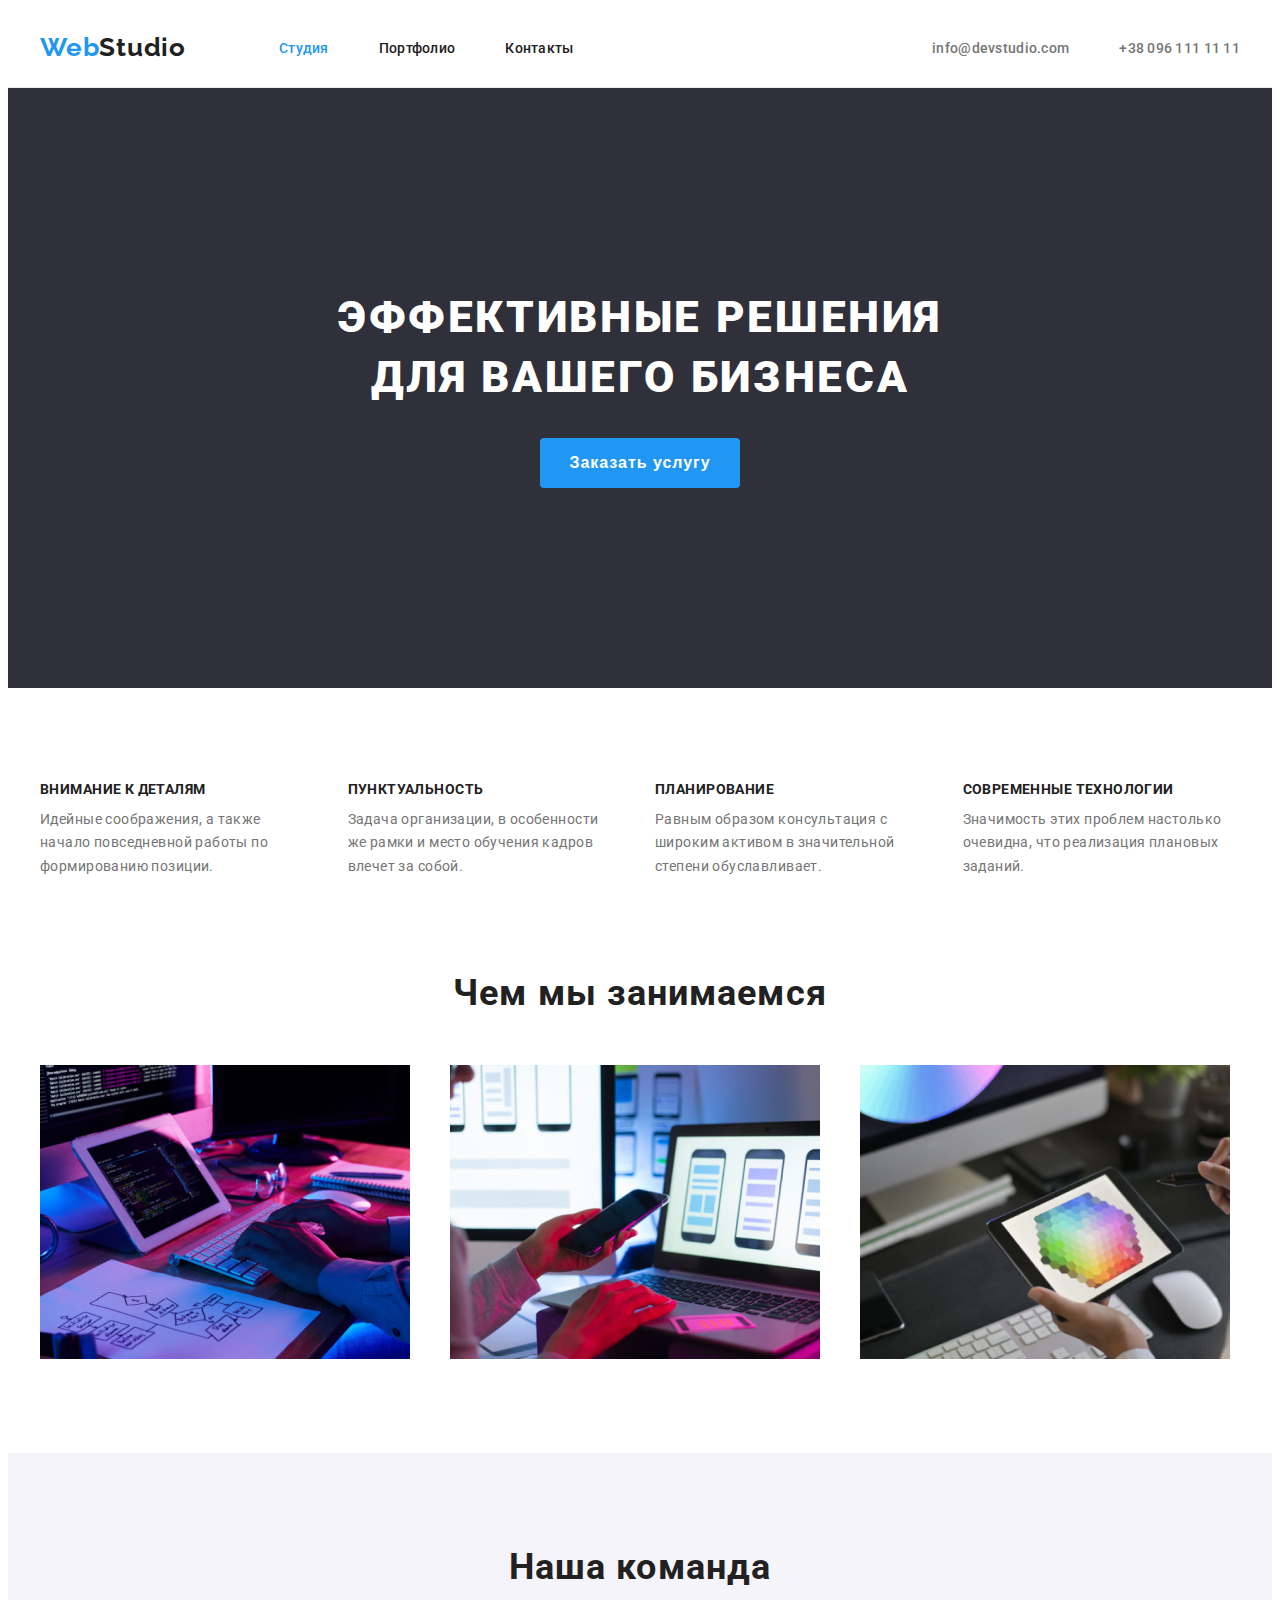
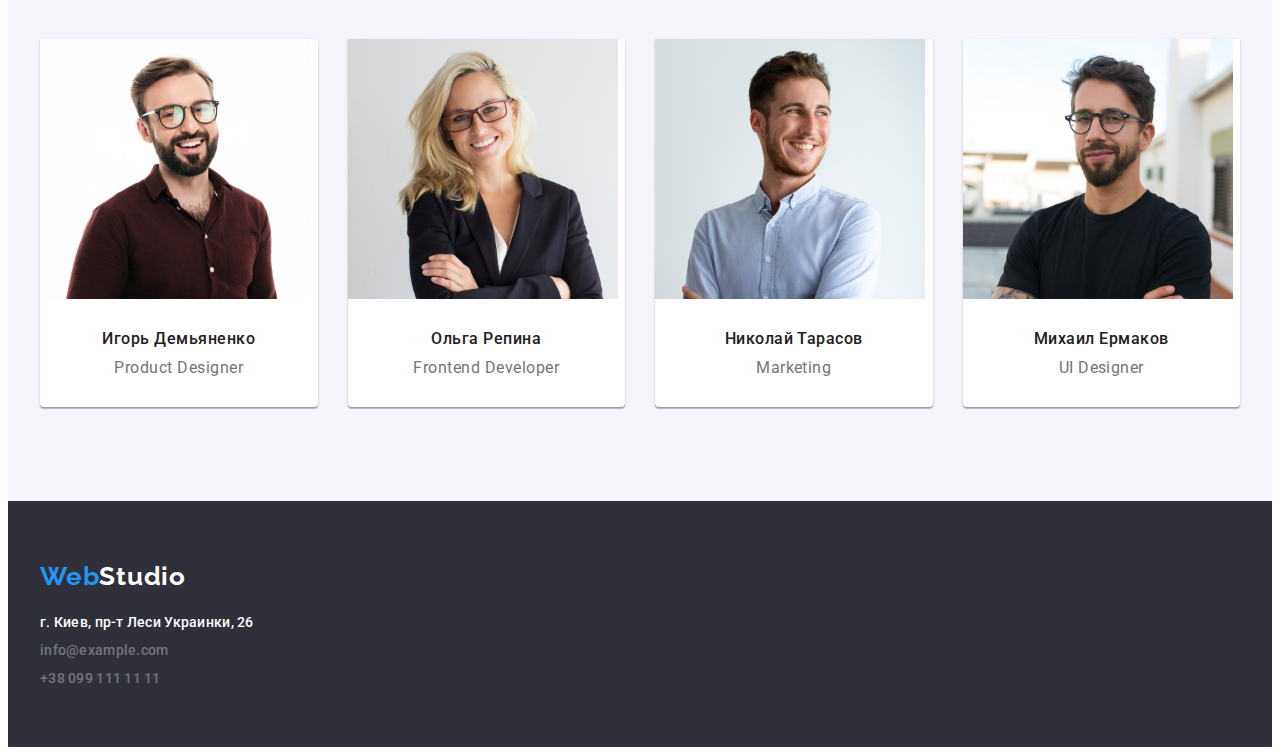
<file: index.html>
<!DOCTYPE html>
<html lang="ru">
<head>
    <meta charset="UTF-8">
    <meta http-equiv="X-UA-Compatible" content="IE=edge">
    <meta name="viewport" content="width=device-width, initial-scale=1.0">
    <title>Студия</title>
    <link rel="preconnect" href="https://fonts.gstatic.com"> 
    <link href="https://fonts.googleapis.com/css2?family=Raleway:wght@700&family=Roboto:wght@400;500;700;900&display=swap" 
    rel="stylesheet">
    <link rel="stylesheet" href="https://cdnjs.cloudflare.com/ajax/libs/modern-normalize/1.0.0/modern-normalize.min.css" 
    integrity="sha512-ISS7cAi1PEhQ8jnbJpJZMd29NlhNj4AWYyLOSp2CE/CsHxTCu+r+t0D2yoJudVrd0/8fTVPUVDzY5Tvli75u/g==" 
    crossorigin="anonymous" />
    <link rel="stylesheet" href="./css/styles.css">
</head>
<body>
    <header class="header">
        <div class="container">
            <nav class="navigation">
                <a class="logo-link-header link" href="index.html">
                    Web<span class="logo-light-theme">Studio</span>
                </a>
                <ul class="navigation-list list">
                    <li class="navigation-item">
                        <a class="navigation-link link current" href="./index.html">Студия</a>
                    </li>
                    <li class="navigation-item">
                        <a class="navigation-link link" href="./portfolio.html">Портфолио</a>
                    </li>
                    <li class="navigation-item">
                        <a class="navigation-link link" href="">Контакты</a>
                    </li>
                </ul>
            </nav>
            <ul class="list navigation-contacs-list">
                <li class="mail">
                    <a class="contacts-link link" href="mailto:info@devstudio.com" lang="en">info@devstudio.com</a>
                </li>
                <li>
                    <a class="contacts-link link" href="tel:+38096111111">+38 096 111 11 11</a>
                </li>
            </ul>
        </div>
    </header>
    <main>
        <!-- HERO -->
        <section class="hero">
            <div class="container">
                <h1 class="hero-title">ЭФФЕКТИВНЫЕ РЕШЕНИЯ ДЛЯ ВАШЕГО БИЗНЕСА</h1>
                <button class="button" type="button">Заказать услугу</button>
            </div>
        </section>
        <!-- PRINCIPLES -->
        <section class="principles-section">
            <div class="container">
                <h2 class="visually-hidden">Принцыпы организации</h2>
                <ul class="list principles-list">
                    <li class="principles-list-item">
                        <h3 class="about-principles-item">Внимание к деталям</h3>
                        <p class="principles-item">Идейные соображения, а также начало повседневной работы по формированию позиции.</p>
                    </li>
                    <li class="principles-list-item">
                        <h3 class="about-principles-item">Пунктуальность</h3>
                        <p class="principles-item">Задача организации, в особенности же рамки и место обучения кадров влечет за собой.</p>
                    </li>
                    <li class="principles-list-item">
                        <h3 class="about-principles-item">Планирование</h3>
                        <p class="principles-item">Равным образом консультация с широким активом в значительной степени обуславливает.</p>
                    </li>
                    <li class="principles-list-item">
                        <h3 class="about-principles-item">Современные технологии</h3>
                        <p class="principles-item">Значимость этих проблем настолько очевидна, что реализация плановых заданий.</p>
                    </li>
                </ul>
            </div>
        </section>
         <!-- DESCRIPTION -->
        <section class="description-section">
            <div class="container">
                <h2 class="title">Чем мы занимаемся</h2>
                <ul class="list description-list">
                    <li class="description-list-item">
                        <img src="./images/index/img-1.jpg" alt="вёрстка" width="370" height="294">
                    </li>
                    <li class="description-list-item">
                        <img src="./images/index/img-2.jpg" alt="мобильная версия" width="370" height="294">
                    </li>
                    <li class="description-list-item">
                        <img src="./images/index/img-3.jpg" alt="дизайн" width="370" height="294">
                    </li>
                </ul>
            </div>
        </section>
        <!-- EMPLOYEES -->
        <section class="employees">
            <div class="container">
                <h2 class="title">Наша команда</h2>
                <ul class="employee-list list">
                    <li class="employee-list-item">
                        <img src="./images/index/our-team/img-1.jpg" alt="сотрудник" width="270" height="260">
                        <div class="employee-text">
                            <h3 class="employee-name">Игорь Демьяненко</h3>
                            <p class="employee-competence" lang="en">Product Designer</p>
                        </div> 
                    </li>
                    <li class="employee-list-item">
                        <img src="./images/index/our-team/img-2.jpg" alt="сотрудник" width="270" height="260">
                        <div class="employee-text">
                            <h3 class="employee-name">Ольга Репина</h3>
                            <p class="employee-competence" lang="en">Frontend Developer</p>
                        </div>
                    </li>
                    <li class="employee-list-item">
                        <img src="./images/index/our-team/img-3.jpg" alt="сотрудник" width="270" height="260">
                        <div class="employee-text">
                            <h3 class="employee-name">Николай Тарасов</h3>
                            <p class="employee-competence" lang="en">Marketing</p>
                        </div>
                    </li>
                    <li class="employee-list-item">
                        <img src="./images/index/our-team/img-4.jpg" alt="сотрудник" width="270" height="260">
                        <div class="employee-text">
                            <h3 class="employee-name">Михаил Ермаков</h3>
                            <p class="employee-competence" lang="en">UI Designer</p>
                        </div>
                    </li>
                </ul>
            </div>
        </section>
    </main>

    <!-- FOOTER -->
    <footer class="footer-info">
        <div class="container">
            <a class="logo-link-footer link" href="index.html">
                Web<span class="logo-dark-theme">Studio</span>
            </a>
            <address class="address">
                <ul class="list">
                    <li class="footer-link">
                        <a class="contacts-link link map-link" href="https://goo.gl/maps/KxerwRibBKuabwrMA" target="_blank" rel="noopener noreferrer">г. Киев, пр-т Леси Украинки, 26
                        </a>
                    </li>
                    <li class="footer-link">
                        <a class="contacts-link link" href="mailto:info@example.com" lang="en">info@example.com</a>
                    </li>
                    <li class="footer-link">
                        <a class="contacts-link link" href="tel:+38099111111">+38 099 111 11 11</a>
                    </li>
                </ul>
            </address>
        </div>
    </footer>
</body>
</html>
</file>
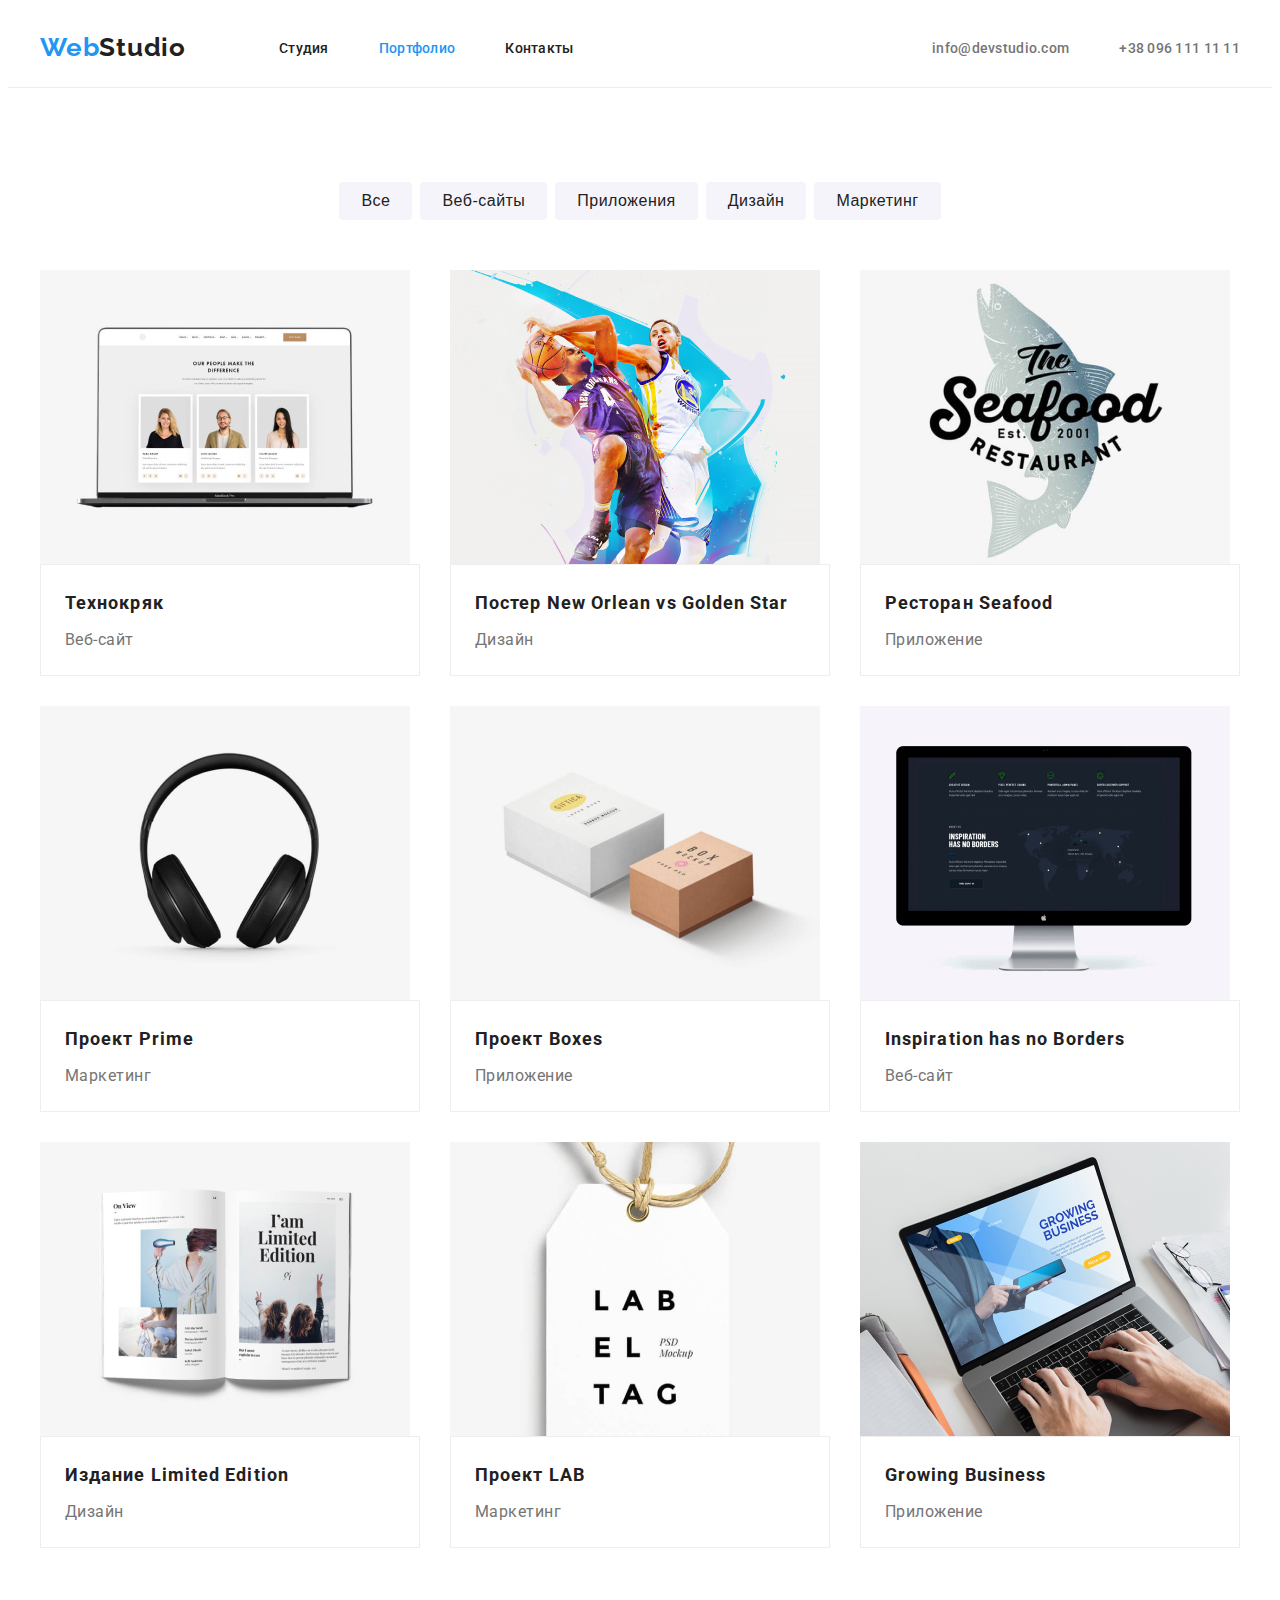
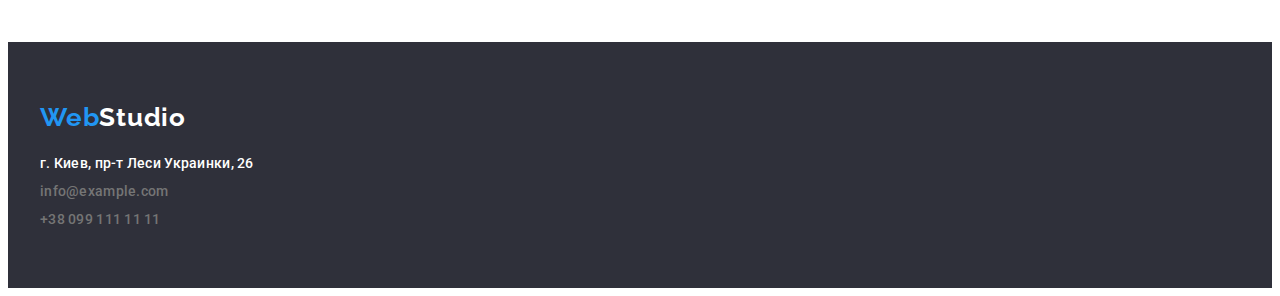
<file: portfolio.html>
<!DOCTYPE html>
<html lang="ru">
<head>
    <meta charset="UTF-8">
    <meta http-equiv="X-UA-Compatible" content="IE=edge">
    <meta name="viewport" content="width=device-width, initial-scale=1.0">
    <title>Портфолио</title>
    <link rel="preconnect" href="https://fonts.gstatic.com"> 
    <link href="https://fonts.googleapis.com/css2?family=Raleway:wght@700&family=Roboto:wght@400;500;700;900&display=swap" 
    rel="stylesheet">
    <link rel="stylesheet" href="https://cdnjs.cloudflare.com/ajax/libs/modern-normalize/1.0.0/modern-normalize.min.css" 
    integrity="sha512-ISS7cAi1PEhQ8jnbJpJZMd29NlhNj4AWYyLOSp2CE/CsHxTCu+r+t0D2yoJudVrd0/8fTVPUVDzY5Tvli75u/g==" 
    crossorigin="anonymous" />
    <link rel="stylesheet" href="./css/styles.css">
</head>
<body>
    <header class="header">
        <div class="container">
            <nav class="navigation">
                <a class="logo-link-header link" href="portfolio.html">
                    Web<span class="logo-light-theme">Studio</span>
                </a>
                <ul class="navigation-list list">
                    <li class="navigation-item">
                        <a class="navigation-link link" href="./index.html">Студия</a>
                    </li>
                    <li class="navigation-item">
                        <a class="navigation-link link current" href="./portfolio.html">Портфолио</a>
                    </li>
                    <li class="navigation-item">
                        <a class="navigation-link link" href="">Контакты</a>
                    </li>
                </ul>
            </nav>
            <ul class="list navigation-contacs-list">
                <li class="mail">
                    <a class="contacts-link link" href="mailto:info@devstudio.com" lang="en">info@devstudio.com</a>
                </li>
                <li>
                    <a class="contacts-link link" href="tel:+38096111111">+38 096 111 11 11</a>
                </li>
            </ul>
        </div>
    </header>
    <main>
        <!-- Navigation -->
        <section class="portfolio-navigation-section">
            <div class="container">
                <h2 class="visually-hidden">Навигация</h2>
                <ul class="list portfolio-navigation-list">
                    <li class="portfolio-navigation-link">
                        <button class="button-portfolio" type="button">Все</button>
                    </li>
                    <li class="portfolio-navigation-link"> 
                        <button class="button-portfolio" type="button">Веб-сайты</button>
                    </li>
                    <li class="portfolio-navigation-link">
                        <button class="button-portfolio" type="button">Приложения</button>
                    </li>
                    <li class="portfolio-navigation-link">
                        <button class="button-portfolio" type="button">Дизайн</button>
                    </li>
                    <li class="portfolio-navigation-link">
                        <button class="button-portfolio" type="button">Маркетинг</button>
                    </li>
                </ul>
            </div>
        </section>
        <!-- Catalog -->
        <section class="portfolio-main-section">
            <div class="container">
                <h2 class="visually-hidden">Каталог</h2>
                <ul class="list catalog-list">
                    <li class="portfolio-list-item">
                        <img src="images/portfolio/img-1.jpg" alt="Веб-сайт Технокряк">
                        <div class="catalog-text">
                            <h3 class="portfolio-list-text">Технокряк</h3>
                            <p class="portfolio-text-description">Веб-сайт</p>
                        </div>
                    </li>
                    <li class="portfolio-list-item">
                        <img src="images/portfolio/img-2.jpg" alt="Дизайн постера">
                        <div class="catalog-text">
                            <h3 class="portfolio-list-text">Постер New Orlean vs Golden Star</h3>
                            <p class="portfolio-text-description">Дизайн</p>
                        </div>
                    </li>
                    <li class="portfolio-list-item">
                        <img src="images/portfolio/img-3.jpg" alt="Приложение для ресторана">
                        <div class="catalog-text">
                            <h3 class="portfolio-list-text">Ресторан Seafood</h3>
                            <p class="portfolio-text-description">Приложение</p>
                        </div>
                    </li>
                    <li class="portfolio-list-item">
                        <img src="images/portfolio/img-4.jpg" alt="Маркетинг-проект">
                        <div class="catalog-text">
                            <h3 class="portfolio-list-text">Проект Prime</h3>
                            <p class="portfolio-text-description">Маркетинг</p>
                        </div>
                    </li>
                    <li class="portfolio-list-item">
                        <img src="images/portfolio/img-5.jpg" alt="Проект-приложение">
                        <div class="catalog-text">
                            <h3 class="portfolio-list-text">Проект Boxes</h3>
                            <p class="portfolio-text-description">Приложение</p>
                        </div>
                    </li>
                    <li class="portfolio-list-item">
                        <img src="images/portfolio/img-6.jpg" alt="Веб-сайт Вдохновение без границ">
                        <div class="catalog-text">
                            <h3 class="portfolio-list-text">Inspiration has no Borders</h3>
                            <p class="portfolio-text-description">Веб-сайт</p>
                        </div>
                    </li>
                    <li class="portfolio-list-item">
                        <img src="images/portfolio/img-7.jpg" alt="Дизайн издания">
                        <div class="catalog-text">
                            <h3 class="portfolio-list-text">Издание Limited Edition</h3>
                            <p class="portfolio-text-description">Дизайн</p>
                        </div>
                    </li>
                    <li class="portfolio-list-item">
                        <img src="images/portfolio/img-8.jpg" alt="Маркетинг-проект LAB">
                        <div class="catalog-text">
                            <h3 class="portfolio-list-text">Проект LAB</h3>
                            <p class="portfolio-text-description">Маркетинг</p>
                        </div>
                    </li>
                    <li class="portfolio-list-item">
                        <img src="images/portfolio/img-9.jpg" alt="Приложение для бизнеса">
                        <div class="catalog-text">
                            <h3 class="portfolio-list-text">Growing Business</h3>
                            <p class="portfolio-text-description">Приложение</p>
                        </div>
                    </li>
                </ul>
            </div>
        </section>
    </main>

    <!-- FOOTER -->
    <footer class="footer-info">
        <div class="container">
            <a class="logo-link-footer link" href="portfolio.html">
                Web<span class="logo-dark-theme">Studio</span>
            </a>
            <address class="address">
                <ul class="list">
                    <li class="footer-link">
                        <a class="contacts-link link map-link" href="https://goo.gl/maps/KxerwRibBKuabwrMA" target="_blank" rel="noopener noreferrer">г. Киев, пр-т Леси Украинки, 26
                        </a>
                    </li>
                    <li class="footer-link">
                        <a class="contacts-link link" href="mailto:info@example.com" lang="en">info@example.com</a>
                    </li>
                    <li class="footer-link">
                        <a class="contacts-link link" href="tel:+38099111111">+38 099 111 11 11</a>
                    </li>
                </ul>
            </address>
        </div>
    </footer>
</body>
</html>
</file>
<file: css/styles.css>
:root {
    --main-font: 'Roboto', sans-serif;
    --secondary-font: 'Raleway', sans-serif;
    --accent-colour: #2196F3;
    --text-color: #212121;
    --secondary-text-color: #757575;
    --backgraund-color: #FFFFFF;
    --secondary-backgraund-color: #F5F4FA;
    --dark-backgraund-color: #2F303A;
    --section-pt: 94px;
    --section-pb: 94px;
}

body {
    font-family: var(--main-font);
}

h1,
h2,
h3,
h4,
h5,
h6,
p {
    margin: 0;
}

ul,
ol {
margin: 0;
padding: 0;
}

img {
    display: block;
}

.link {
    text-decoration: none;
}
.list {
    list-style: none;
}

.visually-hidden {
    position: absolute !important;
    clip: rect(1px 1px 1px 1px); /* IE6, IE7 */
    clip: rect(1px, 1px, 1px, 1px);
    padding: 0 !important;
    border: 0 !important;
    height: 1px !important;
    width: 1px !important;
    overflow: hidden;
}

.container {
    width: 1200px;
    margin: 0 auto;
    padding-left: 15px;
    padding-right: 15px;
}

/* ============ COMPONENTS ================ */

.logo-light-theme {
    color: var(--text-color);
}

.logo-dark-theme {
    color: var(--backgraund-color);
}

.contacts-link {
    font-weight: 500;
    font-size: 14px;
    line-height: 1.14;
    letter-spacing: 0.02em;
    color: var(--secondary-text-color);
}

.contacts-link:hover,
.contacts-link:focus {
    color: var(--accent-colour);
}

.title {
    font-weight: bold;
    font-size: 36px;
    line-height: 1.16;
    text-align: center;
    letter-spacing: 0.03em;
    color: var(--text-color);
    margin-bottom: 50px;
}

.navigation-contacs-list {
    display: flex;
    align-items: center; 
    margin-left: auto;
}

/* ============ END COMPONENTS ============= */

/* =============== HEADER ================= */

.mail {
    margin-right: 50px;
}

.header .container {
    display: flex;
    align-items: center;
}

.header {
    padding-top: 24px;
    padding-bottom: 24px;
    border-bottom: 1px solid #ECECEC;
}

.navigation {
    display: flex;
    align-items: center;
}

.navigation-list {
    display: flex;
    align-items: center; 
}

.navigation-item:not(:last-child){
    margin-right: 50px;
}

.navigation-link {
    font-weight: 500;
    font-size: 14px;
    line-height: 1.14;
    letter-spacing: 0.02em;
    color: var(--text-color);
    display: inline-block;
}

.navigation-link:hover,
.navigation-link:focus {
    color: var(--accent-colour);
}

.logo-link-header {
    font-family: var(--secondary-font);
    font-weight: bold;
    font-size: 26px;
    line-height: 1.19;
    /* identical to box height */
    letter-spacing: 0.03em;
    color: var(--accent-colour);

    margin-right: 93px;
}

.current {
    color: var(--accent-colour);
}

/* =============== END HEADER ================ */

/* ================== HERO =================== */

.hero {
    background-color: var(--dark-backgraund-color);
    padding-top: 200px;
    padding-bottom: 200px;
    text-align: center;
}
.button:hover,
.button:focus {
    cursor: pointer;
    box-shadow: 0px 4px 4px rgba(0, 0, 0, 0.15);
}

.button {
    background-color: var(--accent-colour);
    font-weight: 700;
    font-size: 16px;
    line-height: 1.87;
    /* identical to box height, or 187% */
    width: 200px;
    height: 50px;
    border: none;
    border-radius: 4px;
    text-align: center;
    letter-spacing: 0.06em;
    color: var(--backgraund-color);
}

.hero-title {
    font-weight: 900;
    font-size: 44px;
    line-height: 1.36;
    /* or 136% */
    text-align: center;
    letter-spacing: 0.06em;
    text-transform: uppercase;
    color: var(--backgraund-color);
    margin: auto;
    width: 696px;

    margin-bottom: 30px;
}

/* ================== END HERO =================== */

/* ================== PRINCIPLES ================= */

.principles-section {
    background-color: var(--backgraund-color);
    padding-top: var(--section-pt);
    padding-bottom: var(--section-pb);
}

.about-principles-item {
    font-weight: bold;
    font-size: 14px;
    line-height: 1.14;
    letter-spacing: 0.03em;
    text-transform: uppercase;
    color: var(--text-color);
    margin-bottom: 10px;
}
.principles-item {
    font-weight: normal;
    font-size: 14px;
    line-height: 1.71;
    /* or 171% */
    letter-spacing: 0.03em;
    width: 270px;
    color: var(--secondary-text-color);
}

.principles-list {
    display: flex;
    margin-left: -30px;
    margin-top: -30px;
}

.principles-list-item {
    margin-left: 30px;
    margin-top: 30px;
    flex-basis: calc(100% / 4 - 30px);
}

/* ================= END PRINCIPLES ================ */

/* ================== DESCRIPTION ================= */

.description-section {
    background-color: var(--backgraund-color);
    padding-bottom: var(--section-pb);
}

.description-list {
    display: flex;
    margin-left: -30px;
    margin-top: -30px;
}

.description-list-item {
    margin-left: 30px;
    margin-top: 30px;
    flex-basis: calc(100% / 3 - 30px);
}

/* ================== END DESCRIPTION ============== */

/* ================== EMPLOYEES =================== */

.employee-list {
    display: flex;
    margin-left: -30px;
    margin-top: -30px;
}

.employees {
    background-color: var(--secondary-backgraund-color);
    padding-top: var(--section-pt);
    padding-bottom: var(--section-pb);
}
.employee-list-item {
    background: var(--backgraund-color);
    width: 270px;
    border-radius: 0px 0px 4px 4px;
    box-shadow: 0px 1px 3px rgba(0, 0, 0, 0.12), 0px 1px 1px rgba(0, 0, 0, 0.14), 0px 2px 1px rgba(0, 0, 0, 0.2);

    margin-left: 30px;
    margin-top: 30px;
    flex-basis: calc(100% / 4 - 30px);
}

.employee-name {
    font-weight: 500;
    font-size: 16px;
    line-height: 1.19;
    /* identical to box height */
    text-align: center;
    letter-spacing: 0.03em;
    color: var(--text-color);
    margin-bottom: 10px;   
}

.employee-competence {
    font-size: 16px;
    line-height: 1.19;
    /* identical to box height */
    text-align: center;
    letter-spacing: 0.03em;
    color: var(--secondary-text-color);
}

.employee-text {
padding-top: 30px;
padding-bottom: 30px;
}


/* ================== END EMPLOYEE =================== */

.portfolio-main-section {
    background-color: var(--backgraund-color);
    padding-bottom: var(--section-pb);
}

/* ============================= PORTFOLIO NAVIGATION ====================================== */

.portfolio-navigation-section {
    background-color: var(--backgraund-color);
    padding-top: var(--section-pt);
    padding-bottom: 50px;
}

.portfolio-navigation-list {
    display: flex;
    justify-content: center;
}

.portfolio-navigation-link:not(:last-child) {
    margin-right: 8px;
}

.button-portfolio:hover,
.button-portfolio:focus {
    cursor: pointer;
    background-color: var(--accent-colour);
    color: var(--backgraund-color);
    box-shadow: 0px 3px 1px rgba(0, 0, 0, 0.1), 0px 1px 2px rgba(0, 0, 0, 0.08), 0px 2px 2px rgba(0, 0, 0, 0.12);
}

.button-portfolio {
    background-color: var(--secondary-backgraund-color);
    font-weight: 500;
    font-size: 16px;
    line-height: 1.62;
    /* identical to box height, or 187% */
    height: 38px;
    border: none;
    border-radius: 4px;
    text-align: center;
    letter-spacing: 0.03em;
    color: var(--text-color);
    padding-bottom: 6px;
    padding-top: 6px;
    padding-left: 22px;
    padding-right: 22px;
}

/* =========================== END PORTFOLIO NAVIGATION ==================================== */

/* ============================= PORTFOLIO CATALOG ====================================== */

.portfolio-list-item {
    background: var(--backgraund-color);
    box-sizing: border-box;
    margin-left: 30px;
    margin-top: 30px;
    flex-basis: calc(100% / 3 - 30px);
}

.portfolio-list-text {
    font-weight: bold;
    font-size: 18px;
    line-height: 2;
    /* identical to box height, or 200% */
    letter-spacing: 0.06em;
    color: var(--text-color);
    margin-bottom: 4px;
}

.portfolio-text-description {
    font-weight: normal;
    font-size: 16px;
    line-height: 1.87;
    /* identical to box height, or 187% */
    letter-spacing: 0.03em;
    color: var(--secondary-text-color);
}

.catalog-list {
    display: flex;
    justify-content: flex-start;
    align-content: flex-start;
    flex-wrap: wrap;
    margin-left: -30px;
    margin-top: -30px;
}

.catalog-text {
    padding-top: 20px;
    padding-bottom: 20px;
    padding-left: 24px;
    padding-right: 24px;
    border: 1px solid #EEEEEE;
}

/* ============================= END PORTFOLIO CATALOG ====================================== */

/* =================== FOOTER ================== */

.footer-info {
    background-color: var(--dark-backgraund-color);
    padding-top: 60px;
    padding-bottom: 60px;
}

.logo-link-footer {
    font-family: var(--secondary-font);
    font-style: normal;
    font-weight: bold;
    font-size: 26px;
    line-height: 1.19;
    /* identical to box height */
    letter-spacing: 0.03em;
    color: var(--accent-colour);
}

.map-link {
    color: var(--backgraund-color);
} 

.address {
    font-style: normal;
    margin-top: 20px;
}

.footer-link:not(:last-child) {
    margin-bottom: 9px;
}

/* =================  END FOOTER ================ */
</file>
